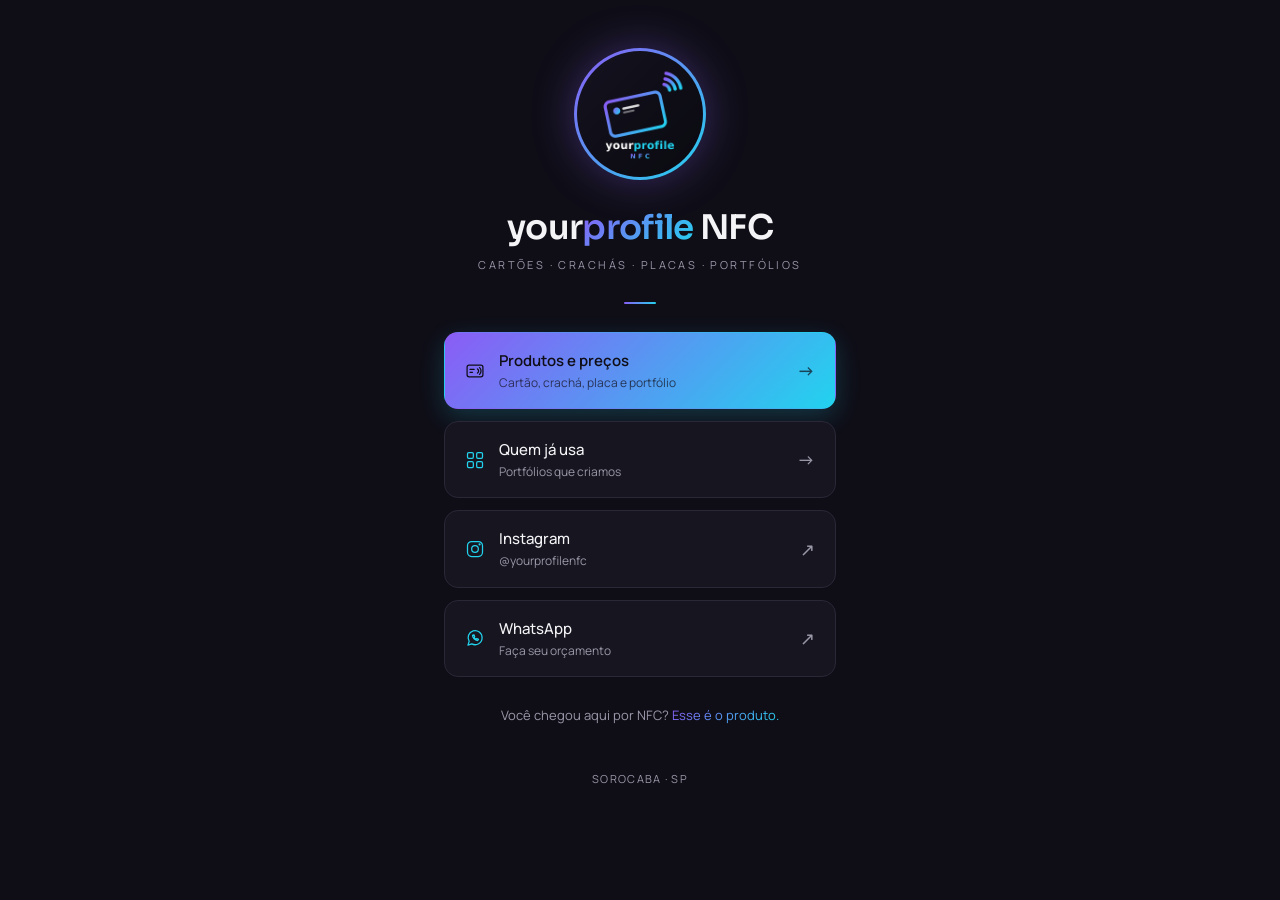
<file: site/index.html>
<!DOCTYPE html>
<html lang="pt-BR">
<head>
  <meta charset="UTF-8">
  <meta name="viewport" content="width=device-width, initial-scale=1">
  <title>YourProfile NFC | Cartões, crachás, placas NFC e portfólios digitais</title>
  <meta name="description" content="Encoste o celular e conheça você. Cartões e crachás NFC personalizados, placas NFC para negócios e portfólios digitais.">
  <meta name="theme-color" content="#0f0e17">

  <meta property="og:title" content="YourProfile NFC">
  <meta property="og:description" content="Cartões, crachás e placas NFC + portfólio digital">
  <meta property="og:image" content="img/perfil.png">
  <link rel="icon" href="img/perfil.png">

  <link rel="preconnect" href="https://fonts.googleapis.com">
  <link rel="preconnect" href="https://fonts.gstatic.com" crossorigin>
  <link href="https://fonts.googleapis.com/css2?family=Sora:wght@600&family=Manrope:wght@400;500;600&display=swap" rel="stylesheet">
  <link rel="stylesheet" href="css/style.css">
</head>
<body>
  <main class="wrap">

    <section class="perfil">
      <img class="foto" src="img/perfil.png" alt="Logo YourProfile NFC">
      <h1 class="nome">your<span class="grad">profile</span> NFC</h1>
      <p class="areas">Cartões · Crachás · Placas · Portfólios</p>
    </section>

    <div class="divisor"></div>

    <nav class="links">
      <a class="btn destaque" href="produtos.html">
        <svg viewBox="0 0 24 24" fill="none" stroke-width="1.5" stroke-linecap="round" stroke-linejoin="round" aria-hidden="true">
          <rect x="2.5" y="5" width="19" height="14" rx="2.5"/><path d="M6 10h5M6 13.5h3"/>
          <path d="M15 9.5a3 3 0 0 1 0 5M17.5 8a5.5 5.5 0 0 1 0 8"/>
        </svg>
        <span class="texto">Produtos e preços<small>Cartão, crachá, placa e portfólio</small></span>
        <span class="seta">→</span>
      </a>

      <a class="btn" href="produtos.html#clientes">
        <svg viewBox="0 0 24 24" fill="none" stroke-width="1.5" stroke-linecap="round" stroke-linejoin="round" aria-hidden="true">
          <rect x="3" y="3" width="7" height="7" rx="1.5"/><rect x="14" y="3" width="7" height="7" rx="1.5"/>
          <rect x="3" y="14" width="7" height="7" rx="1.5"/><rect x="14" y="14" width="7" height="7" rx="1.5"/>
        </svg>
        <span class="texto">Quem já usa<small>Portfólios que criamos</small></span>
        <span class="seta">→</span>
      </a>

      <a class="btn" href="https://instagram.com/yourprofilenfc" target="_blank" rel="noopener">
        <svg viewBox="0 0 24 24" fill="none" stroke-width="1.5" stroke-linecap="round" stroke-linejoin="round" aria-hidden="true">
          <rect x="3" y="3" width="18" height="18" rx="5"/><circle cx="12" cy="12" r="4"/><circle cx="17.5" cy="6.5" r=".6" fill="currentColor"/>
        </svg>
        <span class="texto">Instagram<small>@yourprofilenfc</small></span>
        <span class="seta">↗</span>
      </a>

      <a class="btn" href="https://wa.me/5515998201818?text=Ol%C3%A1%21%20Quero%20saber%20mais%20sobre%20os%20produtos%20NFC" target="_blank" rel="noopener">
        <svg viewBox="0 0 24 24" fill="none" stroke-width="1.5" stroke-linecap="round" stroke-linejoin="round" aria-hidden="true">
          <path d="M20.5 11.6a8.4 8.4 0 0 1-12.4 7.4L3.5 20.5l1.5-4.4A8.4 8.4 0 1 1 20.5 11.6z"/>
          <path d="M9 8.8c0 3.2 2.9 6.2 6.2 6.2l1-1.4-2-1-.9.8c-1-.4-2-1.4-2.4-2.4l.8-.9-1-2L9 8.8z"/>
        </svg>
        <span class="texto">WhatsApp<small>Faça seu orçamento</small></span>
        <span class="seta">↗</span>
      </a>
    </nav>

    <p class="nfc-dica">Você chegou aqui por NFC? <span class="grad">Esse é o produto.</span></p>

    <footer class="rodape">Sorocaba · SP</footer>

  </main>
</body>
</html>
</file>
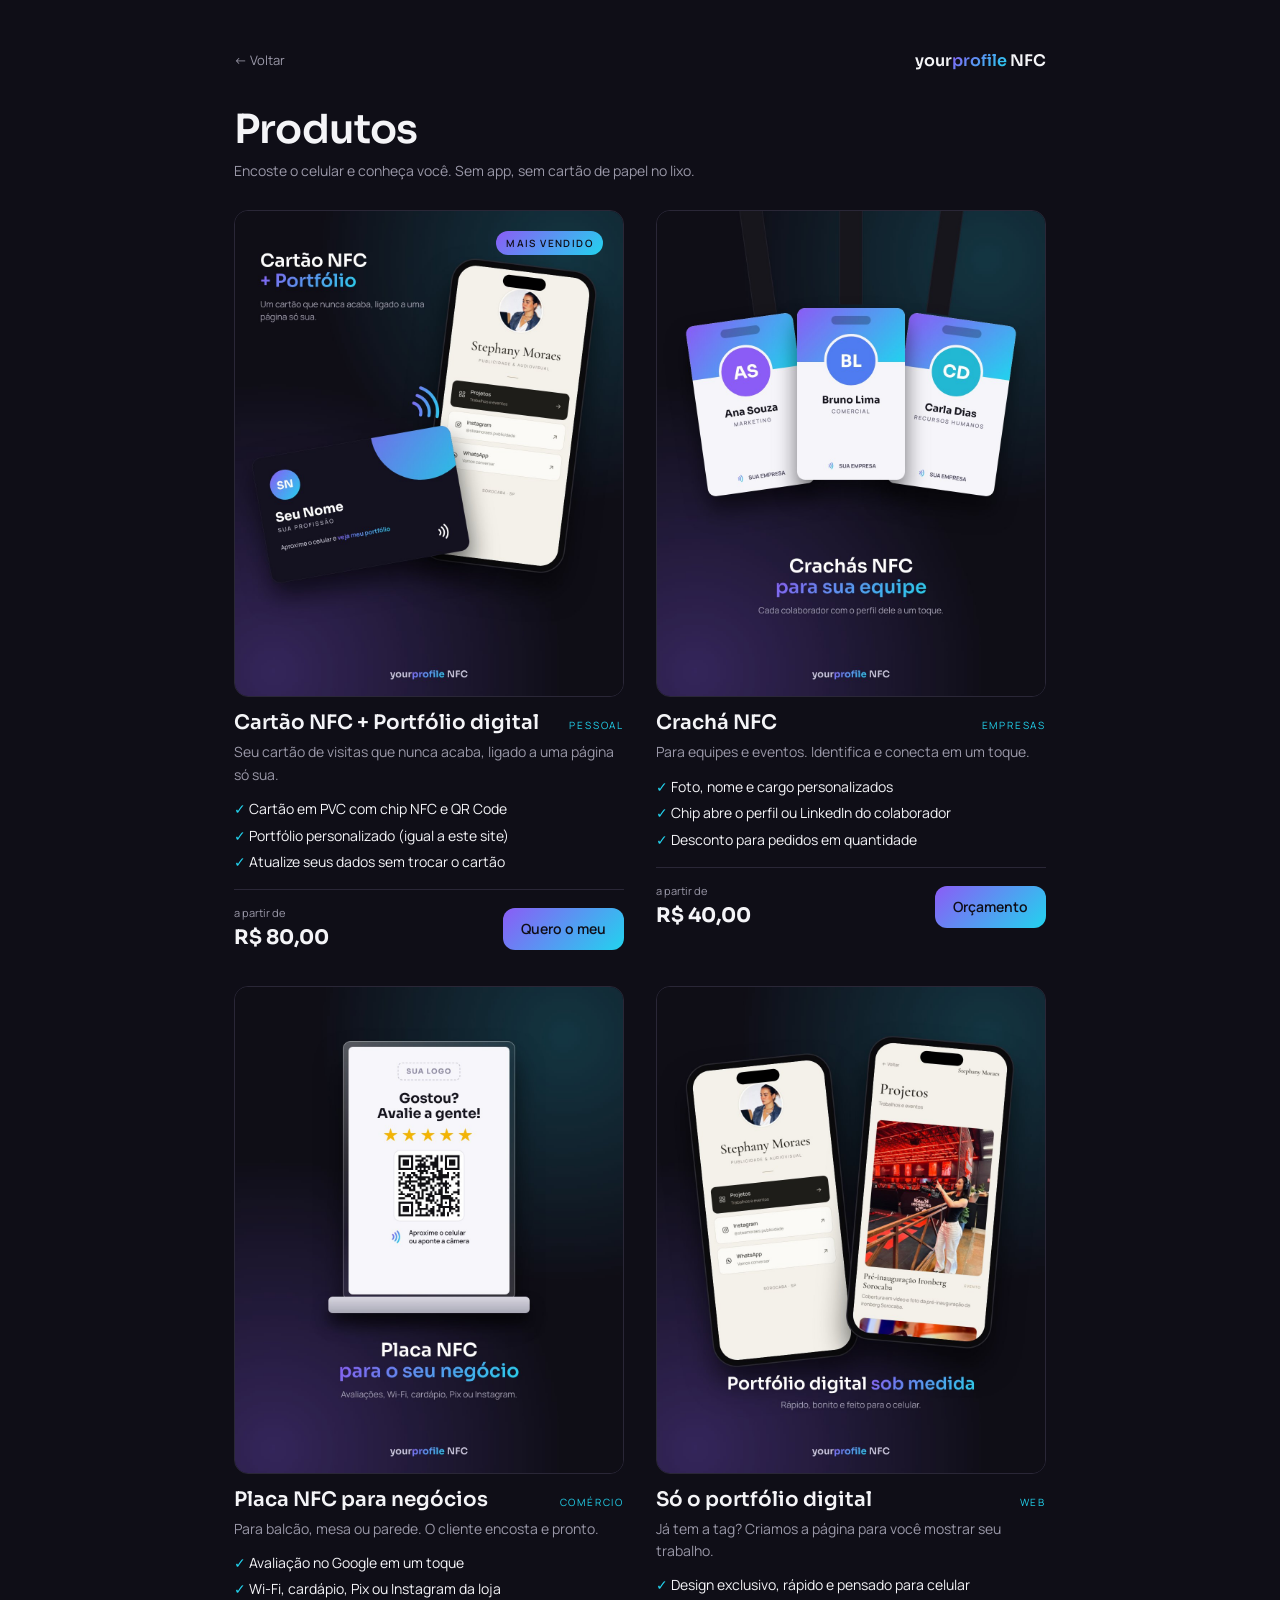
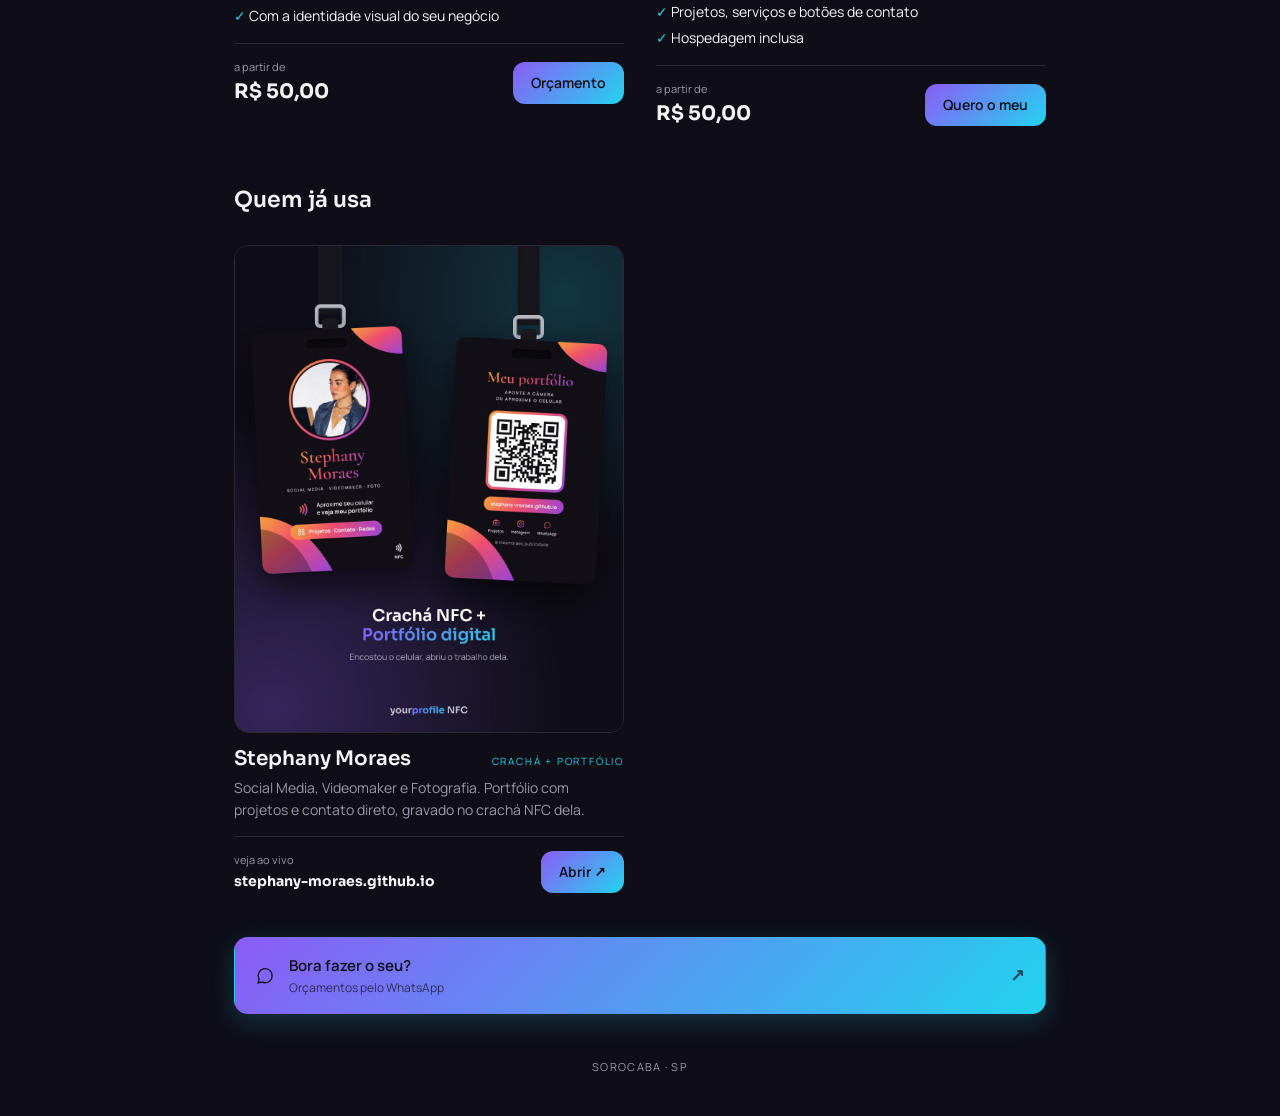
<file: site/produtos.html>
<!DOCTYPE html>
<html lang="pt-BR">
<head>
  <meta charset="UTF-8">
  <meta name="viewport" content="width=device-width, initial-scale=1">
  <title>Produtos | YourProfile NFC</title>
  <meta name="theme-color" content="#0f0e17">
  <link rel="icon" href="img/perfil.png">

  <link rel="preconnect" href="https://fonts.googleapis.com">
  <link rel="preconnect" href="https://fonts.gstatic.com" crossorigin>
  <link href="https://fonts.googleapis.com/css2?family=Sora:wght@600&family=Manrope:wght@400;500;600&display=swap" rel="stylesheet">
  <link rel="stylesheet" href="css/style.css">
</head>
<body>
  <main class="wrap largo">

    <header class="topo">
      <a class="voltar" href="index.html">← Voltar</a>
      <span class="assinatura">your<span class="grad">profile</span> NFC</span>
    </header>

    <h1 class="titulo-pagina">Produtos</h1>
    <p class="subtitulo">Encoste o celular e conheça você. Sem app, sem cartão de papel no lixo.</p>

    <section class="projetos">

      <!-- PRODUTO 1 -->
      <article class="projeto">
        <div class="capa">
          <span class="selo">Mais vendido</span>
          <img src="img/cartao.jpg" alt="Cartão NFC ao lado de um celular abrindo um portfólio digital" loading="lazy">
        </div>
        <div class="info">
          <h2>Cartão NFC + Portfólio digital</h2>
          <span class="tag">Pessoal</span>
        </div>
        <p>Seu cartão de visitas que nunca acaba, ligado a uma página só sua.</p>
        <ul>
          <li>Cartão em PVC com chip NFC e QR Code</li>
          <li>Portfólio personalizado (igual a este site)</li>
          <li>Atualize seus dados sem trocar o cartão</li>
        </ul>
        <div class="compra">
          <div class="preco"><small>a partir de</small><strong>R$ 80,00</strong></div>
          <a class="pedir" href="https://wa.me/5515998201818?text=Quero%20o%20Cart%C3%A3o%20NFC%20%2B%20Portf%C3%B3lio" target="_blank" rel="noopener">Quero o meu</a>
        </div>
      </article>

      <!-- PRODUTO 2 -->
      <article class="projeto">
        <div class="capa">
          <img src="img/cracha.jpg" alt="Três crachás NFC personalizados para equipe" loading="lazy">
        </div>
        <div class="info">
          <h2>Crachá NFC</h2>
          <span class="tag">Empresas</span>
        </div>
        <p>Para equipes e eventos. Identifica e conecta em um toque.</p>
        <ul>
          <li>Foto, nome e cargo personalizados</li>
          <li>Chip abre o perfil ou LinkedIn do colaborador</li>
          <li>Desconto para pedidos em quantidade</li>
        </ul>
        <div class="compra">
          <div class="preco"><small>a partir de</small><strong>R$ 40,00</strong></div>
          <a class="pedir" href="https://wa.me/5515998201818?text=Quero%20or%C3%A7amento%20de%20Crach%C3%A1%20NFC" target="_blank" rel="noopener">Orçamento</a>
        </div>
      </article>

      <!-- PRODUTO 3 -->
      <article class="projeto">
        <div class="capa">
          <img src="img/placa.jpg" alt="Placa de acrílico com NFC e QR Code para avaliações" loading="lazy">
        </div>
        <div class="info">
          <h2>Placa NFC para negócios</h2>
          <span class="tag">Comércio</span>
        </div>
        <p>Para balcão, mesa ou parede. O cliente encosta e pronto.</p>
        <ul>
          <li>Avaliação no Google em um toque</li>
          <li>Wi-Fi, cardápio, Pix ou Instagram da loja</li>
          <li>Com a identidade visual do seu negócio</li>
        </ul>
        <div class="compra">
          <div class="preco"><small>a partir de</small><strong>R$ 50,00</strong></div>
          <a class="pedir" href="https://wa.me/5515998201818?text=Quero%20or%C3%A7amento%20de%20Placa%20NFC" target="_blank" rel="noopener">Orçamento</a>
        </div>
      </article>

      <!-- PRODUTO 4 -->
      <article class="projeto">
        <div class="capa">
          <img src="img/portfolio.jpg" alt="Dois celulares mostrando um portfólio digital" loading="lazy">
        </div>
        <div class="info">
          <h2>Só o portfólio digital</h2>
          <span class="tag">Web</span>
        </div>
        <p>Já tem a tag? Criamos a página para você mostrar seu trabalho.</p>
        <ul>
          <li>Design exclusivo, rápido e pensado para celular</li>
          <li>Projetos, serviços e botões de contato</li>
          <li>Hospedagem inclusa</li>
        </ul>
        <div class="compra">
          <div class="preco"><small>a partir de</small><strong>R$ 50,00</strong></div>
          <a class="pedir" href="https://wa.me/5515998201818?text=Quero%20um%20Portf%C3%B3lio%20Digital" target="_blank" rel="noopener">Quero o meu</a>
        </div>
      </article>

    </section>

    <!-- CLIENTES: copie o <article> para cada novo cliente -->
    <h2 class="secao" id="clientes">Quem já usa</h2>
    <section class="projetos">

      <article class="projeto">
        <div class="capa">
          <img src="img/stephany.jpg" alt="Crachá NFC da Stephany Moraes, frente e verso" loading="lazy">
        </div>
        <div class="info">
          <h2>Stephany Moraes</h2>
          <span class="tag">Crachá + Portfólio</span>
        </div>
        <p>Social Media, Videomaker e Fotografia. Portfólio com projetos e contato direto, gravado no crachá NFC dela.</p>
        <div class="compra">
          <div class="preco"><small>veja ao vivo</small><strong class="url">stephany-moraes.github.io</strong></div>
          <a class="pedir" href="https://stephany-moraes.github.io" target="_blank" rel="noopener">Abrir ↗</a>
        </div>
      </article>

    </section>

    <div class="cta">
      <a class="btn destaque" href="https://wa.me/5515998201818?text=Ol%C3%A1%21%20Quero%20ver%20os%20modelos" target="_blank" rel="noopener">
        <svg viewBox="0 0 24 24" fill="none" stroke-width="1.5" stroke-linecap="round" stroke-linejoin="round" aria-hidden="true">
          <path d="M20.5 11.6a8.4 8.4 0 0 1-12.4 7.4L3.5 20.5l1.5-4.4A8.4 8.4 0 1 1 20.5 11.6z"/>
        </svg>
        <span class="texto">Bora fazer o seu?<small>Orçamentos pelo WhatsApp</small></span>
        <span class="seta">↗</span>
      </a>
    </div>

    <footer class="rodape">Sorocaba · SP</footer>

  </main>
</body>
</html>
</file>
<file: site/css/style.css>
:root {
  --bg: #0f0e17;
  --surface: #17151f;
  --ink: #f4f4f7;
  --muted: #9a98a8;
  --line: #2a2737;
  --roxo: #8b5cf6;
  --ciano: #22d3ee;
  --grad: linear-gradient(135deg, var(--roxo), var(--ciano));
  --radius: 14px;
  --display: "Sora", system-ui, sans-serif;
  --sans: "Manrope", system-ui, -apple-system, sans-serif;
}

* { box-sizing: border-box; margin: 0; padding: 0; }

html { -webkit-text-size-adjust: 100%; }

body {
  background: var(--bg);
  color: var(--ink);
  font-family: var(--sans);
  font-size: 15px;
  line-height: 1.6;
  min-height: 100vh;
  -webkit-font-smoothing: antialiased;
}

a { color: inherit; text-decoration: none; }

.wrap {
  max-width: 440px;
  margin: 0 auto;
  padding: 48px 24px 40px;
}

.grad {
  background: var(--grad);
  -webkit-background-clip: text;
  background-clip: text;
  color: transparent;
}

/* ---------- Página inicial ---------- */

.perfil {
  text-align: center;
  animation: entrar .7s ease both;
}

.foto {
  width: 132px;
  height: 132px;
  border-radius: 50%;
  object-fit: cover;
  padding: 3px;
  background: var(--grad);
  box-shadow: 0 0 40px rgba(139, 92, 246, .35);
}

.nome {
  font-family: var(--display);
  font-weight: 600;
  font-size: 34px;
  line-height: 1.1;
  letter-spacing: -.02em;
  margin-top: 22px;
}

.areas {
  margin-top: 10px;
  font-size: 11px;
  letter-spacing: .22em;
  text-transform: uppercase;
  color: var(--muted);
}

.divisor {
  width: 32px;
  height: 2px;
  border-radius: 2px;
  background: var(--grad);
  margin: 28px auto;
}

.links {
  display: flex;
  flex-direction: column;
  gap: 12px;
  animation: entrar .7s .15s ease both;
}

.btn {
  display: flex;
  align-items: center;
  gap: 14px;
  padding: 16px 20px;
  background: var(--surface);
  border: 1px solid var(--line);
  border-radius: var(--radius);
  font-weight: 500;
  transition: transform .2s ease, border-color .2s ease;
}

.btn:hover, .btn:focus-visible {
  border-color: var(--roxo);
  transform: translateY(-1px);
}

.btn:active { transform: scale(.98); }

.btn svg {
  width: 20px;
  height: 20px;
  flex-shrink: 0;
  stroke: var(--ciano);
}

.btn .texto { flex: 1; text-align: left; }

.btn .texto small {
  display: block;
  font-size: 12px;
  font-weight: 400;
  color: var(--muted);
}

.btn .seta { color: var(--muted); font-size: 18px; }

.btn.destaque {
  background: var(--grad);
  border-color: transparent;
  color: var(--bg);
  font-weight: 600;
  box-shadow: 0 8px 24px rgba(34, 211, 238, .2);
}

.btn.destaque svg { stroke: var(--bg); }
.btn.destaque .texto small, .btn.destaque .seta { color: rgba(15, 14, 23, .7); }

.nfc-dica {
  margin-top: 28px;
  text-align: center;
  font-size: 13px;
  color: var(--muted);
}

.rodape {
  margin-top: 44px;
  text-align: center;
  font-size: 11px;
  letter-spacing: .12em;
  text-transform: uppercase;
  color: var(--muted);
}

/* ---------- Página de produtos ---------- */

.topo {
  display: flex;
  align-items: center;
  justify-content: space-between;
  margin-bottom: 36px;
}

.voltar {
  display: inline-flex;
  align-items: center;
  gap: 8px;
  font-size: 13px;
  color: var(--muted);
  transition: color .2s;
}

.voltar:hover { color: var(--ink); }

.assinatura {
  font-family: var(--display);
  font-weight: 600;
  font-size: 16px;
}

.titulo-pagina {
  font-family: var(--display);
  font-weight: 600;
  font-size: 40px;
  line-height: 1;
  letter-spacing: -.02em;
}

.subtitulo {
  margin-top: 10px;
  color: var(--muted);
  font-size: 14px;
}

.secao {
  margin-top: 52px;
  font-family: var(--display);
  font-weight: 600;
  font-size: 22px;
}

.projetos {
  display: flex;
  flex-direction: column;
  gap: 28px;
  margin-top: 28px;
}

.projeto {
  animation: entrar .7s ease both;
}

.projeto:nth-child(2) { animation-delay: .1s; }
.projeto:nth-child(3) { animation-delay: .2s; }

.projeto .capa {
  width: 100%;
  aspect-ratio: 4 / 5;
  border-radius: var(--radius);
  overflow: hidden;
  background: var(--surface);
  border: 1px solid var(--line);
}

.projeto .capa img {
  width: 100%;
  height: 100%;
  object-fit: cover;
  display: block;
}

/* Capa sem foto: ícone + texto sobre gradiente escuro */
.capa.sem-foto {
  position: relative;
  display: flex;
  flex-direction: column;
  justify-content: space-between;
  padding: 24px;
  aspect-ratio: 16 / 10;
  background:
    radial-gradient(circle at 85% 15%, rgba(34, 211, 238, .22), transparent 55%),
    radial-gradient(circle at 10% 90%, rgba(139, 92, 246, .28), transparent 55%),
    var(--surface);
}

.capa.sem-foto svg {
  width: 56px;
  height: 56px;
  stroke: var(--ciano);
}

.capa.sem-foto span {
  font-family: var(--display);
  font-weight: 600;
  font-size: 26px;
  line-height: 1.1;
}

.projeto .capa { position: relative; }

.capa .selo {
  font-family: var(--sans);
  line-height: 1.4;
  position: absolute;
  top: 20px;
  right: 20px;
  font-size: 10px;
  font-weight: 600;
  letter-spacing: .14em;
  text-transform: uppercase;
  padding: 5px 10px;
  border-radius: 20px;
  background: var(--grad);
  color: var(--bg);
}

.projeto .info {
  display: flex;
  justify-content: space-between;
  align-items: baseline;
  gap: 12px;
  margin-top: 14px;
}

.projeto h2 {
  font-family: var(--display);
  font-weight: 600;
  font-size: 20px;
  line-height: 1.2;
}

.projeto .tag {
  flex-shrink: 0;
  font-size: 10px;
  letter-spacing: .18em;
  text-transform: uppercase;
  color: var(--ciano);
}

.projeto p {
  margin-top: 6px;
  color: var(--muted);
  font-size: 14px;
}

.projeto ul {
  list-style: none;
  margin-top: 10px;
  font-size: 14px;
}

.projeto li { padding: 2px 0; }
.projeto li::before { content: "✓  "; color: var(--ciano); font-weight: 700; }

.compra {
  display: flex;
  align-items: center;
  justify-content: space-between;
  margin-top: 14px;
  padding-top: 14px;
  border-top: 1px solid var(--line);
}

.preco small { display: block; font-size: 11px; color: var(--muted); }
.preco strong { font-family: var(--display); font-size: 20px; }
.preco strong.url { font-size: 14px; word-break: break-all; }

.pedir {
  flex-shrink: 0;
  white-space: nowrap;
  background: var(--grad);
  color: var(--bg);
  font-weight: 600;
  font-size: 14px;
  padding: 10px 18px;
  border-radius: 12px;
  transition: transform .2s;
}

.pedir:active { transform: scale(.97); }

.cta {
  margin-top: 44px;
}

@keyframes entrar {
  from { opacity: 0; transform: translateY(10px); }
  to   { opacity: 1; transform: none; }
}

@media (prefers-reduced-motion: reduce) {
  * { animation: none !important; transition: none !important; }
}

@media (min-width: 720px) {
  .wrap.largo { max-width: 860px; }
  .wrap.largo .projetos {
    display: grid;
    grid-template-columns: 1fr 1fr;
    gap: 32px;
  }
}
</file>
